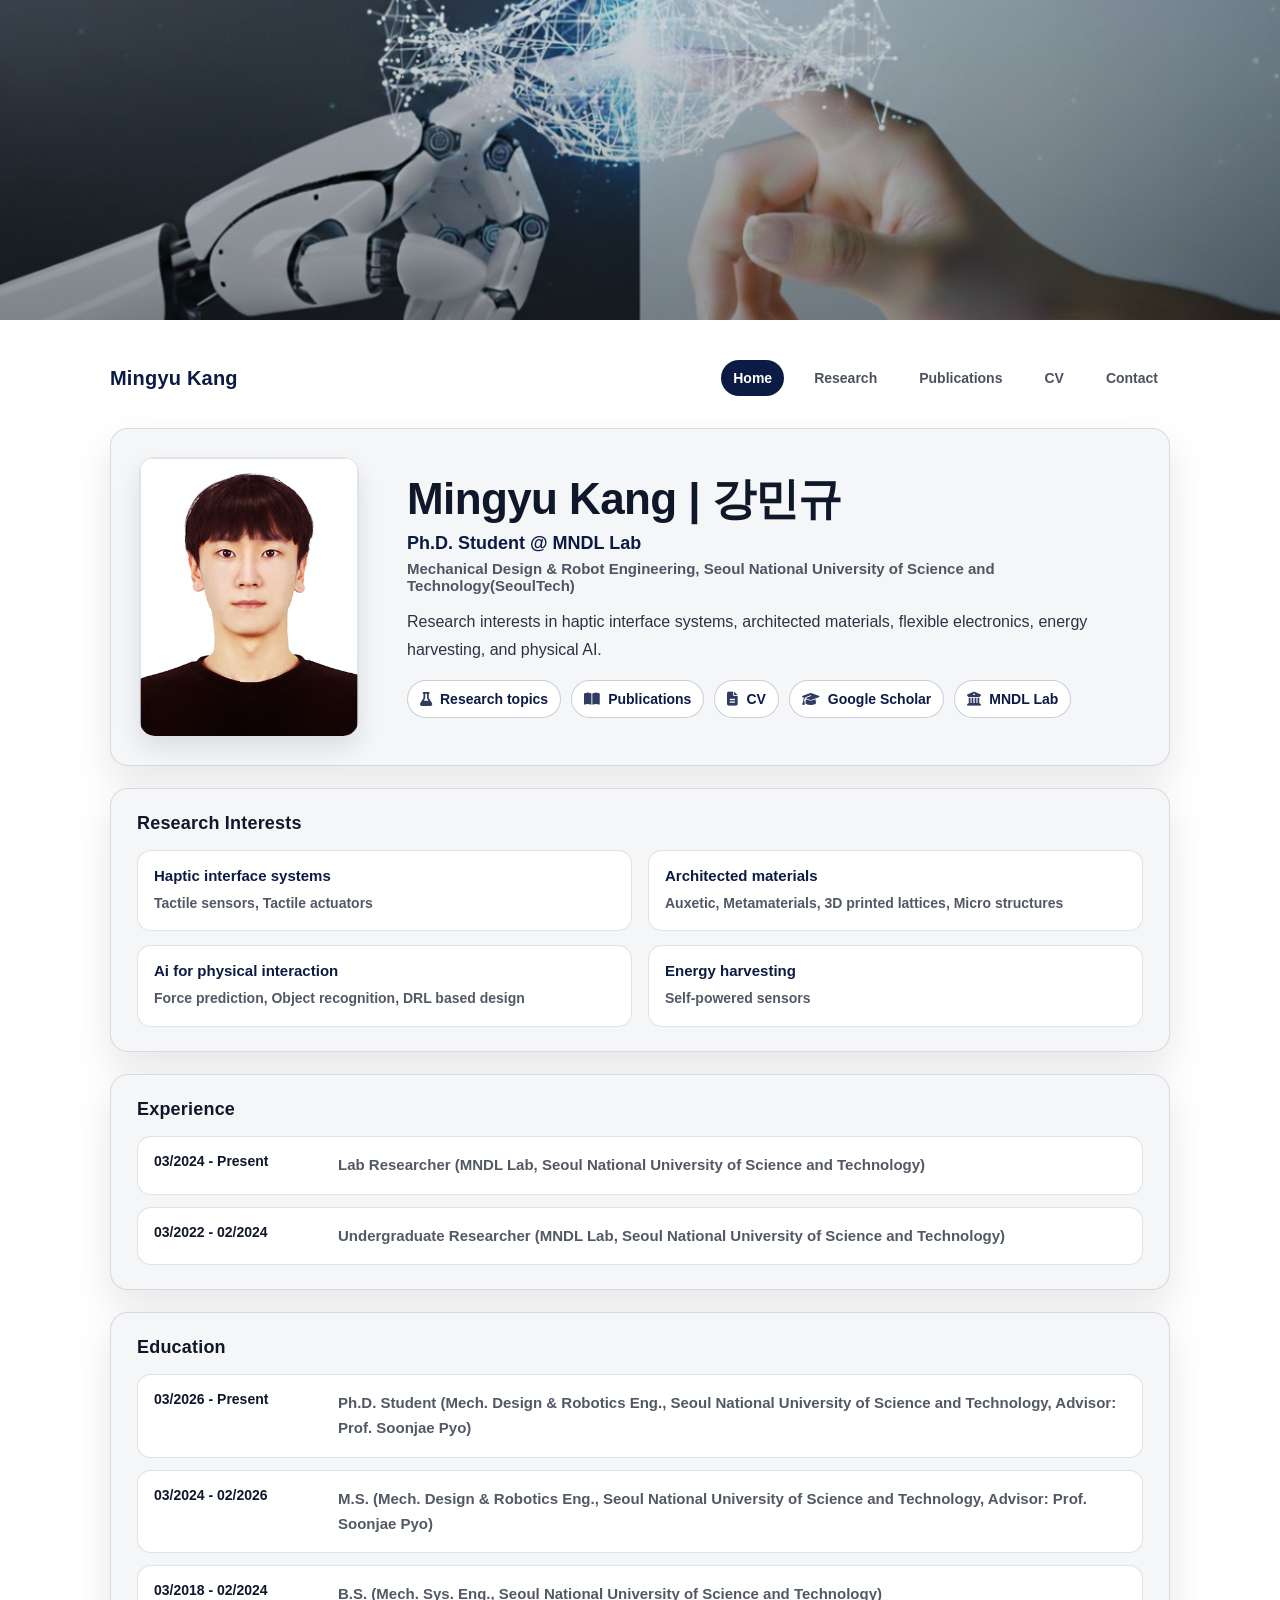
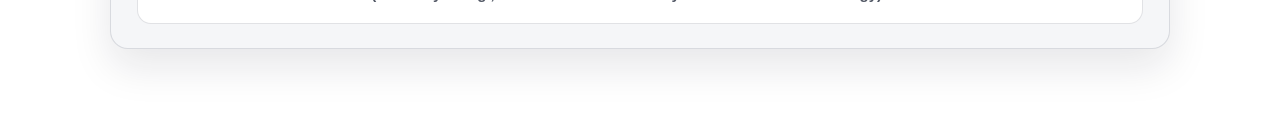
<file: index.html>
<!DOCTYPE html>
<html lang="en">
<head>
  <meta charset="UTF-8" />
  <meta name="viewport" content="width=device-width, initial-scale=1" />
  <title>Mingyu Kang</title>

  <!-- Font Awesome (icons) -->
  <link rel="stylesheet" href="https://cdnjs.cloudflare.com/ajax/libs/font-awesome/6.5.1/css/all.min.css">

  <style>
    :root{
      /* WIX-like clean navy theme */
      --bg: #FFFFFF;
      --surface: #F5F6F8;      /* section background */
      --card: #FFFFFF;         /* card background */
      --border: rgba(15, 23, 42, 0.12);

      --text: #0F172A;         /* near-black (navy-ish) */
      --muted: rgba(15, 23, 42, 0.72);

      --navy: #0B1B44;         /* main accent */
      --navy2: #0A235E;        /* hover/alt */
      --link: #0B1B44;

      --shadow: 0 18px 40px rgba(15, 23, 42, 0.10);
      --radius: 18px;
    }

    *{ box-sizing: border-box; }

    body{
      margin:0;
      font-family: Arial, sans-serif;
      color: var(--text);
      background: var(--bg);
    }

    a{ color: var(--link); text-decoration: none; }

    /* Full-width top banner */
    .top-banner{
      width:100%;
      height: 320px;
      position: relative;
      overflow: hidden;
      background: #111;
    }
    .top-banner img{
      width:100%;
      height:100%;
      object-fit: cover;
      object-position: center;
      display:block;
    }
    /* subtle overlay for readability */
    .top-banner::after{
      content:"";
      position:absolute;
      inset:0;
      background: linear-gradient(180deg, rgba(0,0,0,0.15) 0%, rgba(0,0,0,0.35) 100%);
      pointer-events:none;
    }

    .container{
      max-width: 1100px;
      margin: 0 auto;
      padding: 24px 20px 80px;
    }

    /* Top bar */
    .topbar{
      display:flex;
      align-items:center;
      justify-content:space-between;
      gap:16px;
      padding: 16px 0 18px;
    }

    .brand{
      font-size: 20px;
      letter-spacing: 0.2px;
      font-weight: 800;
      color: var(--navy);
    }

    .navbar{
      display:flex;
      gap: 18px;
      align-items:center;
      flex-wrap:wrap;
    }

    .navbar a{
      color: rgba(15,23,42,0.75);
      font-weight: 700;
      font-size: 14px;
      padding: 10px 12px;
      border-radius: 999px;
      transition: background 0.15s ease, color 0.15s ease;
    }

    .navbar a:hover{
      color: var(--navy);
      background: rgba(11, 27, 68, 0.08);
    }

    .navbar a.active{
      color: #fff;
      background: var(--navy);
    }

    /* Hero */
    .hero{
      margin-top: 14px;
      padding: 28px;
      border-radius: var(--radius);
      background: var(--surface);
      border: 1px solid var(--border);
      box-shadow: var(--shadow);
      display:grid;
      grid-template-columns: 240px 1fr;
      gap: 28px;
      align-items:center;
    }

    .avatar{
      width: 220px;
      height: 280px;
      border-radius: 16px;
      overflow:hidden;
      border: 1px solid var(--border);
      background: #fff;
      box-shadow: 0 12px 24px rgba(15, 23, 42, 0.10);
    }

    .avatar img{
      width:100%;
      height:100%;
      object-fit:cover;
      object-position: center top;
      display:block;
    }

    .name{
      font-size: 44px;
      font-weight: 900;
      margin: 0 0 10px;
      letter-spacing: -0.6px;
      line-height: 1.05;
      color: var(--text);
    }

    .role{
      font-size: 18px;
      font-weight: 900;
      margin: 0 0 6px;
      color: var(--navy);
    }

    .affil{
      font-size: 15px;
      margin: 0 0 14px;
      color: var(--muted);
      font-weight: 700;
    }

    .bio{
      font-size: 16px;
      line-height: 1.75;
      margin: 0;
      color: rgba(15,23,42,0.88);
      max-width: 820px;
    }

    .quicklinks{
      margin-top: 16px;
      display:flex;
      gap: 10px;
      flex-wrap:wrap;
    }

    .pill{
      display:inline-block;
      border: 1px solid rgba(11, 27, 68, 0.22);
      background: #fff;
      color: var(--navy);
      padding: 10px 12px;
      border-radius: 999px;
      font-weight: 800;
      font-size: 14px;
      transition: background 0.15s ease, transform 0.15s ease;
    }

    .pill:hover{
      background: rgba(11, 27, 68, 0.06);
      transform: translateY(-1px);
    }

    /* Icon tuning */
    .pill i{
      opacity: 0.85;
      margin-right: 8px;
    }

    /* Sections */
    .section{
      margin-top: 22px;
      padding: 24px 26px;
      border-radius: var(--radius);
      background: var(--surface);
      border: 1px solid var(--border);
      box-shadow: var(--shadow);
    }

    .section-title{
      margin: 0 0 16px;
      font-size: 18px;
      font-weight: 900;
      letter-spacing: 0.2px;
      color: var(--text);
    }

    /* Research interests grid */
    .rd-grid{
      display:grid;
      grid-template-columns: repeat(2, minmax(0, 1fr));
      gap: 14px 16px;
    }

    .rd-item{
      padding: 16px 16px;
      border-radius: 14px;
      background: var(--card);
      border: 1px solid var(--border);
    }

    .rd-item h3{
      margin: 0 0 8px;
      font-size: 15px;
      font-weight: 900;
      color: var(--navy);
    }

    .rd-item p{
      margin: 0;
      color: var(--muted);
      font-size: 14px;
      line-height: 1.6;
      font-weight: 600;
    }

    /* Vertical card list */
    .card-list{
      display:grid;
      grid-template-columns: 1fr;
      gap: 12px;
    }

    .card{
      padding: 16px 16px;
      border-radius: 14px;
      background: var(--card);
      border: 1px solid var(--border);
    }

    .card-row{
      display:grid;
      grid-template-columns: 170px 1fr;
      gap: 14px;
      align-items:start;
    }

    .card-date{
      font-weight: 900;
      font-size: 14px;
      color: var(--text);
      white-space: nowrap;
    }

    .card-desc{
      font-size: 15px;
      line-height: 1.65;
      color: var(--muted);
      font-weight: 650;
    }

    /* Mobile */
    @media (max-width: 860px){
      .top-banner{ height: 220px; }

      .topbar{ flex-direction: column; align-items:flex-start; }
      .hero{ grid-template-columns: 1fr; }
      .avatar{ width: 180px; height: 220px; }
      .name{ font-size: 34px; }
      .rd-grid{ grid-template-columns: 1fr; }
      .card-row{ grid-template-columns: 1fr; }
      .card-date{ margin-bottom: 6px; }
    }
  </style>
</head>

<body>

  <!-- Full-width Banner -->
  <div class="top-banner">
    <img src="assets/banner.jpg" alt="Top banner">
  </div>

  <div class="container">

    <div class="topbar">
      <a class="brand" href="index.html">Mingyu Kang</a>

      <nav class="navbar">
        <a href="index.html" class="active">Home</a>
        <a href="research.html">Research</a>
        <a href="publications.html">Publications</a>
        <a href="cv.html">CV</a>
        <a href="contact.html">Contact</a>
      </nav>
    </div>

    <!-- Hero -->
    <section class="hero">
      <div class="avatar">
        <img src="assets/profile.jpg" alt="Profile photo">
      </div>

      <div>
        <h1 class="name">Mingyu Kang | 강민규</h1>
        <div class="role">Ph.D. Student @ MNDL Lab</div>
        <div class="affil">Mechanical Design &amp; Robot Engineering, Seoul National University of Science and Technology(SeoulTech)</div>

        <p class="bio">
          Research interests in haptic interface systems, architected materials, flexible electronics, energy harvesting, and physical AI.
        </p>

        <!-- Quick links (with icons + MNDL Lab link) -->
        <div class="quicklinks">
          <a class="pill" href="research.html">
            <i class="fa-solid fa-flask"></i>Research topics
          </a>

          <a class="pill" href="publications.html">
            <i class="fa-solid fa-book-open"></i>Publications
          </a>

          <a class="pill" href="cv.html">
            <i class="fa-solid fa-file-lines"></i>CV
          </a>

          <a class="pill" href="https://scholar.google.com/citations?user=TMONlkcAAAAJ&hl=ko" target="_blank" rel="noopener noreferrer">
            <i class="fa-solid fa-graduation-cap"></i>Google Scholar
          </a>

          <!-- MNDL Lab: 여기에 실제 연구실 홈페이지 주소로 바꿔주세요 -->
          <a class="pill" href="https://sites.google.com/view/soonjaepyo/home" target="_blank" rel="noopener noreferrer">
            <i class="fa-solid fa-building-columns"></i>MNDL Lab
          </a>
        </div>
      </div>
    </section>

    <!-- Research Interests -->
    <section class="section">
      <h2 class="section-title">Research Interests</h2>

      <div class="rd-grid">
        <div class="rd-item">
          <h3>Haptic interface systems</h3>
          <p>Tactile sensors, Tactile actuators</p>
        </div>

        <div class="rd-item">
          <h3>Architected materials</h3>
          <p>Auxetic, Metamaterials, 3D printed lattices, Micro structures</p>
        </div>

        <div class="rd-item">
          <h3>Ai for physical interaction</h3>
          <p>Force prediction, Object recognition, DRL based design</p>
        </div>

        <div class="rd-item">
          <h3>Energy harvesting</h3>
          <p>Self-powered sensors</p>
        </div>
      </div>
    </section>

    <!-- Experience -->
    <section class="section">
      <h2 class="section-title">Experience</h2>

      <div class="card-list">
        <div class="card">
          <div class="card-row">
            <div class="card-date">03/2024 - Present</div>
            <div class="card-desc">Lab Researcher (MNDL Lab, Seoul National University of Science and Technology)</div>
          </div>
        </div>

        <div class="card">
          <div class="card-row">
            <div class="card-date">03/2022 - 02/2024</div>
            <div class="card-desc">Undergraduate Researcher (MNDL Lab, Seoul National University of Science and Technology)</div>
          </div>
        </div>
      </div>
    </section>

    <!-- Education -->
    <section class="section">
      <h2 class="section-title">Education</h2>

      <div class="card-list">
        <div class="card">
          <div class="card-row">
            <div class="card-date">03/2026 - Present</div>
            <div class="card-desc">Ph.D. Student (Mech. Design &amp; Robotics Eng., Seoul National University of Science and Technology, Advisor: Prof. Soonjae Pyo)</div>
          </div>
        </div>

        <div class="card">
          <div class="card-row">
            <div class="card-date">03/2024 - 02/2026</div>
            <div class="card-desc">M.S. (Mech. Design &amp; Robotics Eng., Seoul National University of Science and Technology, Advisor: Prof. Soonjae Pyo)</div>
          </div>
        </div>

        <div class="card">
          <div class="card-row">
            <div class="card-date">03/2018 - 02/2024</div>
            <div class="card-desc">B.S. (Mech. Sys. Eng., Seoul National University of Science and Technology)</div>
          </div>
        </div>
      </div>
    </section>

  </div>
</body>
</html>
</file>
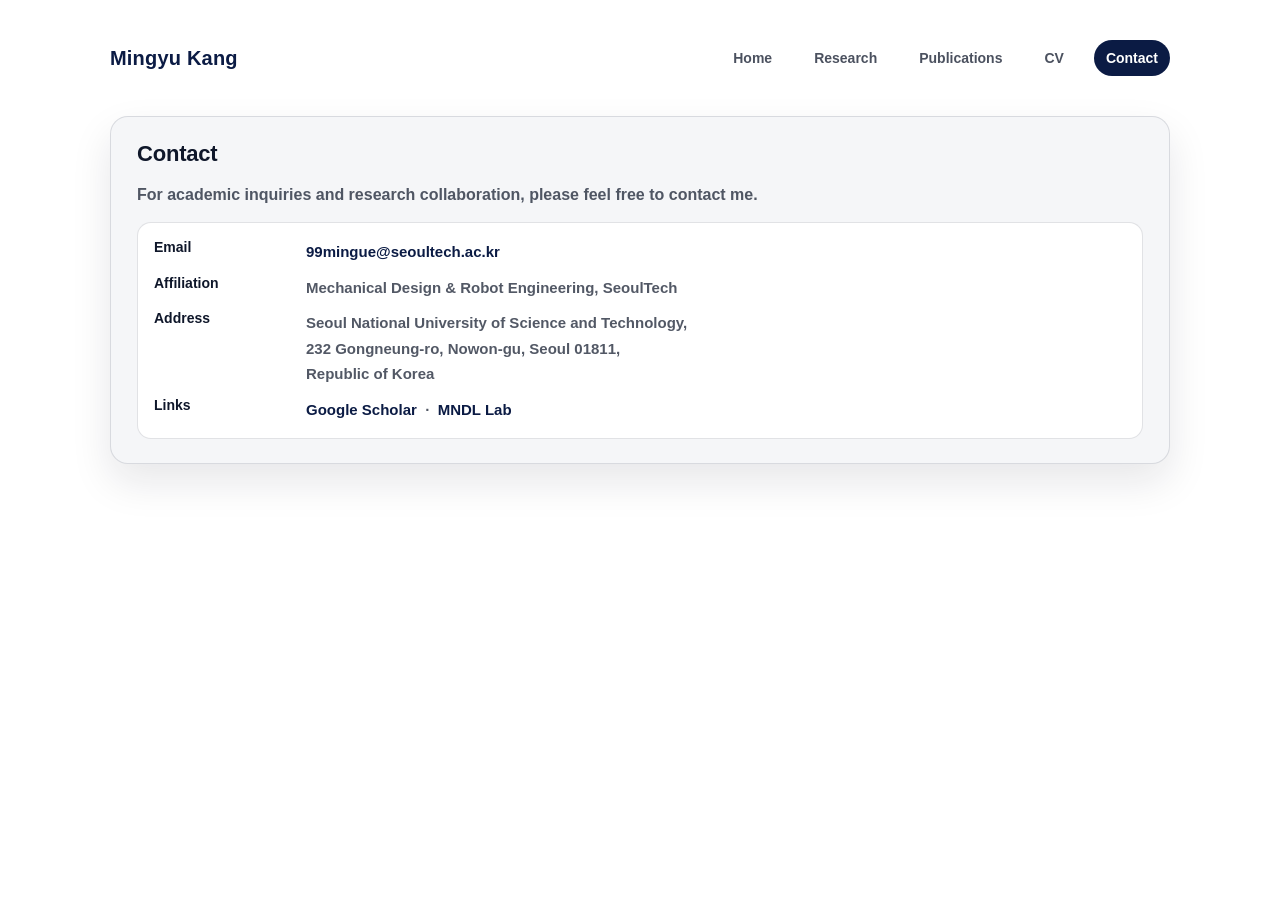
<file: contact.html>
<!DOCTYPE html>
<html lang="en">
<head>
  <meta charset="UTF-8" />
  <meta name="viewport" content="width=device-width, initial-scale=1" />
  <title>Mingyu Kang | Contact</title>

  <style>
    :root{
      --bg: #FFFFFF;
      --surface: #F5F6F8;
      --card: #FFFFFF;
      --border: rgba(15, 23, 42, 0.12);

      --text: #0F172A;
      --muted: rgba(15, 23, 42, 0.72);

      --navy: #0B1B44;
      --navy2: #0A235E;
      --link: #0B1B44;

      --shadow: 0 18px 40px rgba(15, 23, 42, 0.10);
      --radius: 18px;
    }

    *{ box-sizing: border-box; }

    body{
      margin:0;
      font-family: Arial, sans-serif;
      color: var(--text);
      background: var(--bg);
    }

    a{ color: var(--link); text-decoration: none; }

    .container{
      max-width: 1100px;
      margin: 0 auto;
      padding: 24px 20px 80px;
    }

    .topbar{
      display:flex;
      align-items:center;
      justify-content:space-between;
      gap:16px;
      padding: 16px 0 18px;
    }

    .brand{
      font-size: 20px;
      letter-spacing: 0.2px;
      font-weight: 800;
      color: var(--navy);
    }

    .navbar{
      display:flex;
      gap: 18px;
      align-items:center;
      flex-wrap:wrap;
    }

    .navbar a{
      color: rgba(15,23,42,0.75);
      font-weight: 700;
      font-size: 14px;
      padding: 10px 12px;
      border-radius: 999px;
      transition: background 0.15s ease, color 0.15s ease;
    }

    .navbar a:hover{
      color: var(--navy);
      background: rgba(11, 27, 68, 0.08);
    }

    .navbar a.active{
      color: #fff;
      background: var(--navy);
    }

    .section{
      margin-top: 22px;
      padding: 24px 26px;
      border-radius: var(--radius);
      background: var(--surface);
      border: 1px solid var(--border);
      box-shadow: var(--shadow);
    }

    .section-title{
      margin: 0 0 14px;
      font-size: 22px;
      font-weight: 900;
      letter-spacing: -0.2px;
      color: var(--text);
    }

    .lead{
      margin: 0 0 14px;
      color: var(--muted);
      font-weight: 650;
      line-height: 1.7;
    }

    .card{
      padding: 16px 16px;
      border-radius: 14px;
      background: var(--card);
      border: 1px solid var(--border);
    }

    .row{
      display: grid;
      grid-template-columns: 140px 1fr;
      gap: 12px;
      align-items: start;
    }

    .label{
      font-weight: 900;
      color: var(--text);
      font-size: 14px;
      white-space: nowrap;
    }

    .value{
      color: var(--muted);
      font-weight: 650;
      font-size: 15px;
      line-height: 1.7;
    }

    @media (max-width: 860px){
      .topbar{ flex-direction: column; align-items:flex-start; }
      .row{ grid-template-columns: 1fr; }
      .label{ margin-bottom: 4px; }
    }
  </style>
</head>

<body>
  <div class="container">

    <div class="topbar">
      <a class="brand" href="index.html">Mingyu Kang</a>

      <nav class="navbar">
        <a href="index.html">Home</a>
        <a href="research.html">Research</a>
        <a href="publications.html">Publications</a>
        <a href="cv.html">CV</a>
        <a href="contact.html" class="active">Contact</a>
      </nav>
    </div>

    <section class="section">
      <h1 class="section-title">Contact</h1>
      <p class="lead">
        For academic inquiries and research collaboration, please feel free to contact me.
      </p>

      <div class="card">
        <div class="row">
          <div class="label">Email</div>
          <div class="value">
            <a href="mailto:99mingue@seoultech.ac.kr">99mingue@seoultech.ac.kr</a>
          </div>
        </div>

        <div style="height:10px;"></div>

        <div class="row">
          <div class="label">Affiliation</div>
          <div class="value">
            Mechanical Design &amp; Robot Engineering, SeoulTech
          </div>
        </div>

        <div style="height:10px;"></div>

        <div class="row">
          <div class="label">Address</div>
          <div class="value">
            Seoul National University of Science and Technology,<br>
            232 Gongneung-ro, Nowon-gu, Seoul 01811,<br>
            Republic of Korea
          </div>
        </div>

        <div style="height:10px;"></div>

        <div class="row">
          <div class="label">Links</div>
          <div class="value">
            <a href="https://scholar.google.com/citations?user=TMONlkcAAAAJ&hl=ko"
               target="_blank" rel="noopener noreferrer">
              Google Scholar
            </a>
            &nbsp;·&nbsp;
            <a href="https://sites.google.com/view/soonjaepyo/home"
               target="_blank" rel="noopener noreferrer">
              MNDL Lab
            </a>
          </div>
        </div>
      </div>
    </section>

  </div>
</body>
</html>
</file>
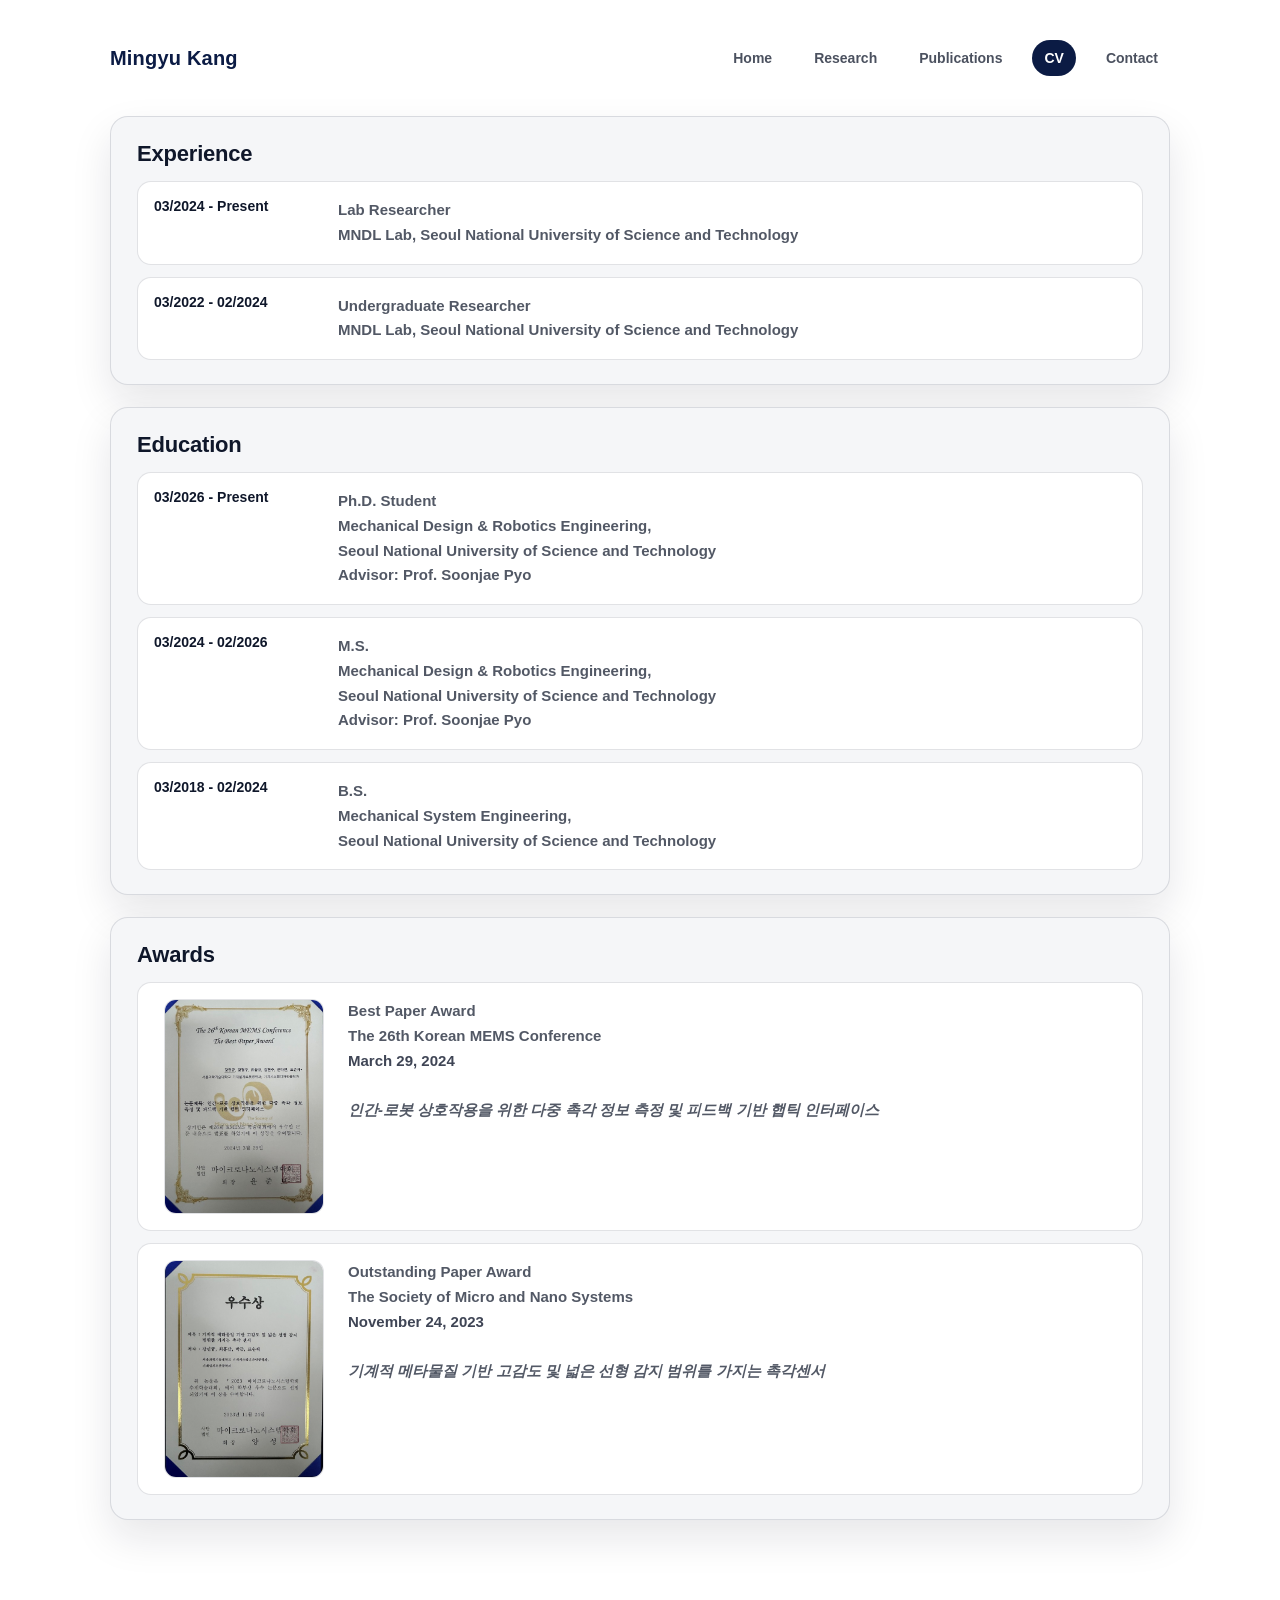
<file: cv.html>
<!DOCTYPE html>
<html lang="en">
<head>
  <meta charset="UTF-8" />
  <meta name="viewport" content="width=device-width, initial-scale=1" />
  <title>Mingyu Kang | CV</title>

  <style>
    :root{
      --bg: #FFFFFF;
      --surface: #F5F6F8;
      --card: #FFFFFF;
      --border: rgba(15, 23, 42, 0.12);

      --text: #0F172A;
      --muted: rgba(15, 23, 42, 0.72);

      --navy: #0B1B44;
      --navy2: #0A235E;
      --link: #0B1B44;

      --shadow: 0 18px 40px rgba(15, 23, 42, 0.10);
      --radius: 18px;
    }

    *{ box-sizing: border-box; }

    body{
      margin:0;
      font-family: Arial, sans-serif;
      color: var(--text);
      background: var(--bg);
    }

    a{ color: var(--link); text-decoration: none; }

    .container{
      max-width: 1100px;
      margin: 0 auto;
      padding: 24px 20px 80px;
    }

    .topbar{
      display:flex;
      align-items:center;
      justify-content:space-between;
      gap:16px;
      padding: 16px 0 18px;
    }

    .brand{
      font-size: 20px;
      letter-spacing: 0.2px;
      font-weight: 800;
      color: var(--navy);
    }

    .navbar{
      display:flex;
      gap: 18px;
      align-items:center;
      flex-wrap:wrap;
    }

    .navbar a{
      color: rgba(15,23,42,0.75);
      font-weight: 700;
      font-size: 14px;
      padding: 10px 12px;
      border-radius: 999px;
      transition: background 0.15s ease, color 0.15s ease;
    }

    .navbar a:hover{
      color: var(--navy);
      background: rgba(11, 27, 68, 0.08);
    }

    .navbar a.active{
      color: #fff;
      background: var(--navy);
    }

    .section{
      margin-top: 22px;
      padding: 24px 26px;
      border-radius: var(--radius);
      background: var(--surface);
      border: 1px solid var(--border);
      box-shadow: var(--shadow);
    }

    .section-title{
      margin: 0 0 14px;
      font-size: 22px;
      font-weight: 900;
      letter-spacing: -0.2px;
      color: var(--text);
    }

    /* Card list */
    .card-list{
      display:grid;
      grid-template-columns: 1fr;
      gap: 12px;
    }

    .card{
      padding: 16px 16px;
      border-radius: 14px;
      background: var(--card);
      border: 1px solid var(--border);
    }

    .card-row{
      display:grid;
      grid-template-columns: 170px 1fr;
      gap: 14px;
      align-items:start;
    }

    .card-date{
      font-weight: 900;
      font-size: 14px;
      color: var(--text);
      white-space: nowrap;
    }

    .card-desc{
      font-size: 15px;
      line-height: 1.65;
      color: var(--muted);
      font-weight: 650;
    }

    @media (max-width: 860px){
      .topbar{ flex-direction: column; align-items:flex-start; }
      .card-row{ grid-template-columns: 1fr; }
      .card-date{ margin-bottom: 6px; }
    }
  </style>
</head>

<body>
  <div class="container">

    <div class="topbar">
      <a class="brand" href="index.html">Mingyu Kang</a>

      <nav class="navbar">
        <a href="index.html">Home</a>
        <a href="research.html">Research</a>
        <a href="publications.html">Publications</a>
        <a href="cv.html" class="active">CV</a>
        <a href="contact.html">Contact</a>
      </nav>
    </div>

    <!-- Experience -->
    <section class="section">
      <h1 class="section-title">Experience</h1>

      <div class="card-list">
        <div class="card">
          <div class="card-row">
            <div class="card-date">03/2024 - Present</div>
            <div class="card-desc">
              <strong>Lab Researcher</strong><br>
              MNDL Lab, Seoul National University of Science and Technology
            </div>
          </div>
        </div>

        <div class="card">
          <div class="card-row">
            <div class="card-date">03/2022 - 02/2024</div>
            <div class="card-desc">
              <strong>Undergraduate Researcher</strong><br>
              MNDL Lab, Seoul National University of Science and Technology
            </div>
          </div>
        </div>
      </div>
    </section>

    <!-- Education -->
    <section class="section">
      <h1 class="section-title">Education</h1>

      <div class="card-list">
        <div class="card">
          <div class="card-row">
            <div class="card-date">03/2026 - Present</div>
            <div class="card-desc">
              <strong>Ph.D. Student</strong><br>
              Mechanical Design &amp; Robotics Engineering,<br>
              Seoul National University of Science and Technology<br>
              Advisor: Prof. Soonjae Pyo
            </div>
          </div>
        </div>

        <div class="card">
          <div class="card-row">
            <div class="card-date">03/2024 - 02/2026</div>
            <div class="card-desc">
              <strong>M.S.</strong><br>
              Mechanical Design &amp; Robotics Engineering,<br>
              Seoul National University of Science and Technology<br>
              Advisor: Prof. Soonjae Pyo
            </div>
          </div>
        </div>

        <div class="card">
          <div class="card-row">
            <div class="card-date">03/2018 - 02/2024</div>
            <div class="card-desc">
              <strong>B.S.</strong><br>
              Mechanical System Engineering,<br>
              Seoul National University of Science and Technology
            </div>
          </div>
        </div>
      </div>
    </section>

    <!-- Awards -->
    <section class="section">
      <h1 class="section-title">Awards</h1>

      <div class="card-list">

        <!-- Award 1 -->
        <div class="card">
          <div class="card-row" style="grid-template-columns: 180px 1fr;">

            <!-- Left: Award image (NO CROP) -->
            <div style="display:flex; align-items:center; justify-content:center;">
              <img src="assets/awards/award_memes_2024.jpg"
                   alt="Best Paper Award Certificate"
                   style="
                     max-width:160px;
                     max-height:220px;
                     width:100%;
                     height:auto;
                     object-fit:contain;
                     border-radius:12px;
                     border:1px solid var(--border);
                     background:#fff;
                   ">
            </div>

            <!-- Right: Text -->
            <div class="card-desc">
              <strong>Best Paper Award</strong><br>
              The 26th Korean MEMS Conference<br>
              <span style="color:rgba(15,23,42,0.8); font-weight:700;">March 29, 2024</span><br><br>

              <em>
                인간-로봇 상호작용을 위한 다중 촉각 정보 측정 및 피드백 기반 햅틱 인터페이스
              </em>
            </div>

          </div>
        </div>

        <!-- Award 2 -->
        <div class="card">
          <div class="card-row" style="grid-template-columns: 180px 1fr;">

            <!-- Left: Award image (NO CROP) -->
            <div style="display:flex; align-items:center; justify-content:center;">
              <img src="assets/awards/award_ksme_2023.jpg"
                   alt="Outstanding Paper Award Certificate"
                   style="
                     max-width:160px;
                     max-height:220px;
                     width:100%;
                     height:auto;
                     object-fit:contain;
                     border-radius:12px;
                     border:1px solid var(--border);
                     background:#fff;
                   ">
            </div>

            <!-- Right: Text -->
            <div class="card-desc">
              <strong>Outstanding Paper Award</strong><br>
              The Society of Micro and Nano Systems<br>
              <span style="color:rgba(15,23,42,0.8); font-weight:700;">November 24, 2023</span><br><br>

              <em>
                기계적 메타물질 기반 고감도 및 넓은 선형 감지 범위를 가지는 촉각센서
              </em>
            </div>

          </div>
        </div>

      </div>
    </section>

  </div>
</body>
</html>
</file>
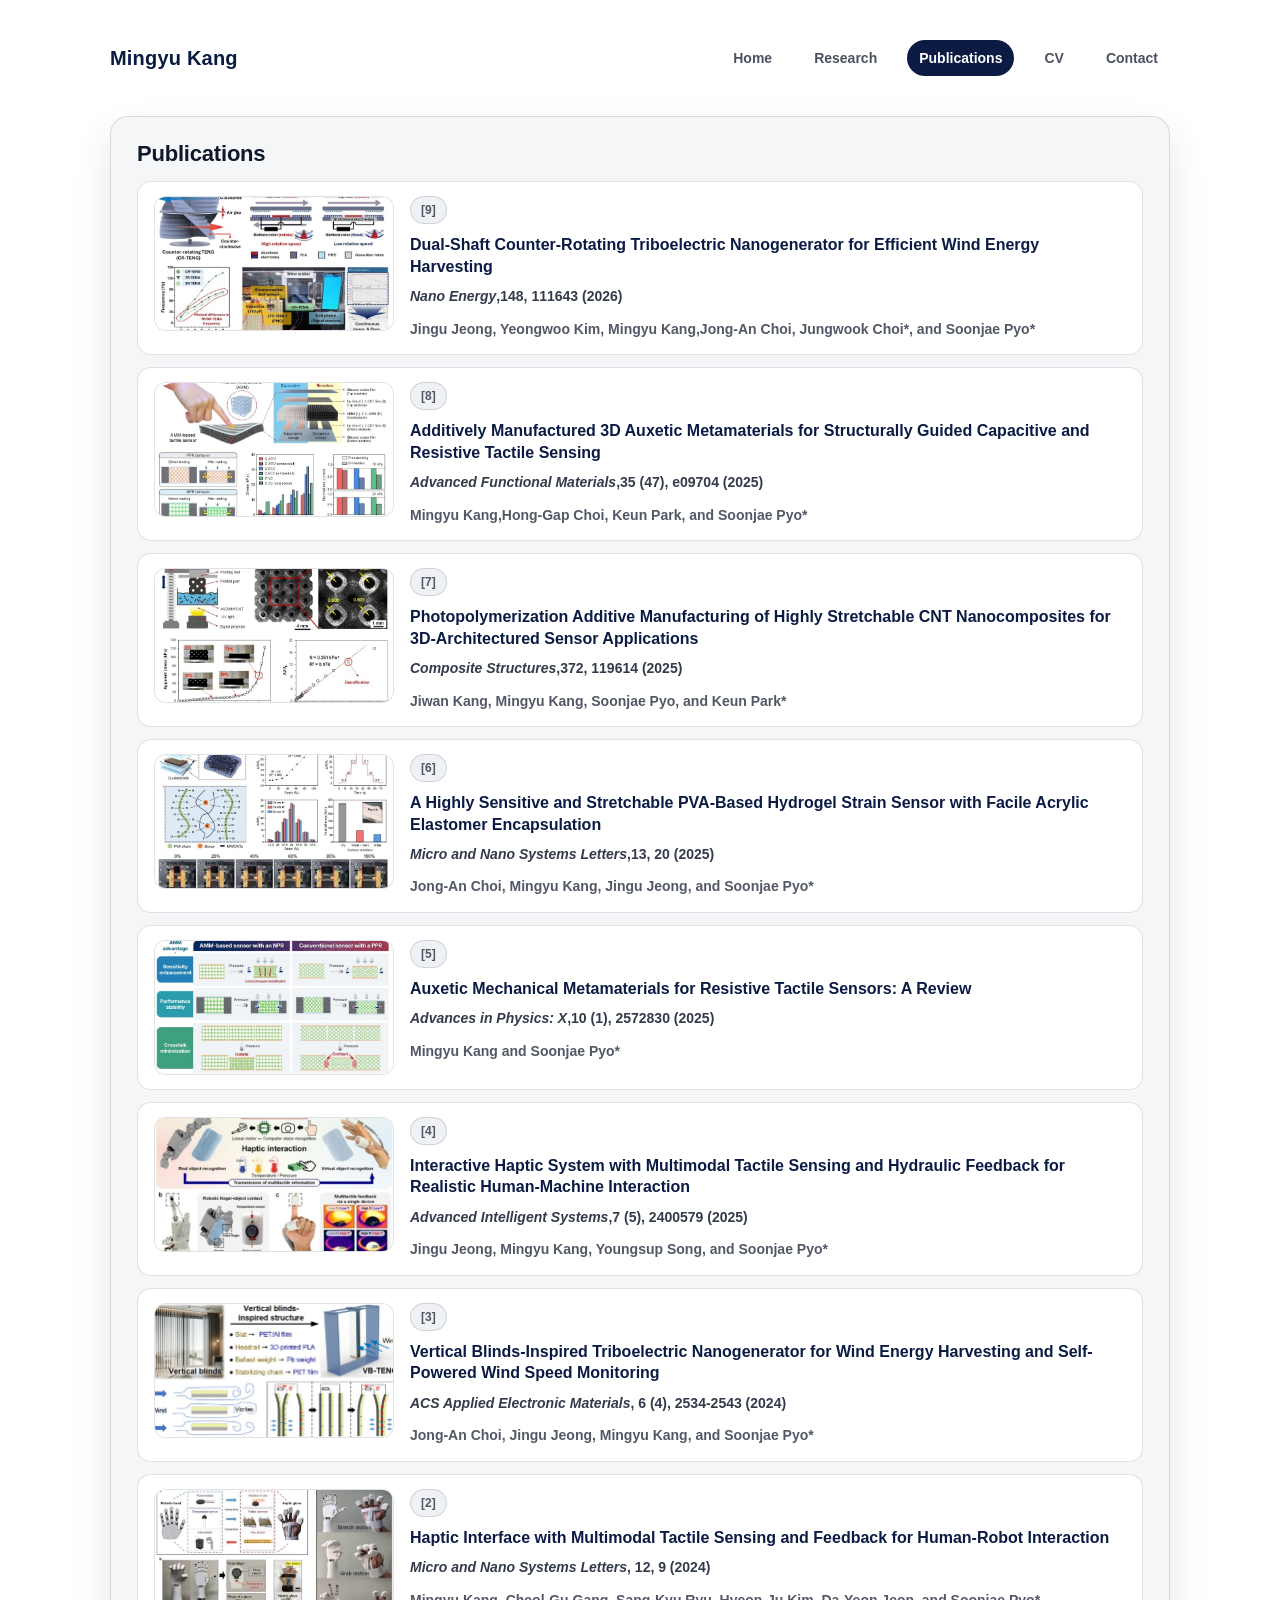
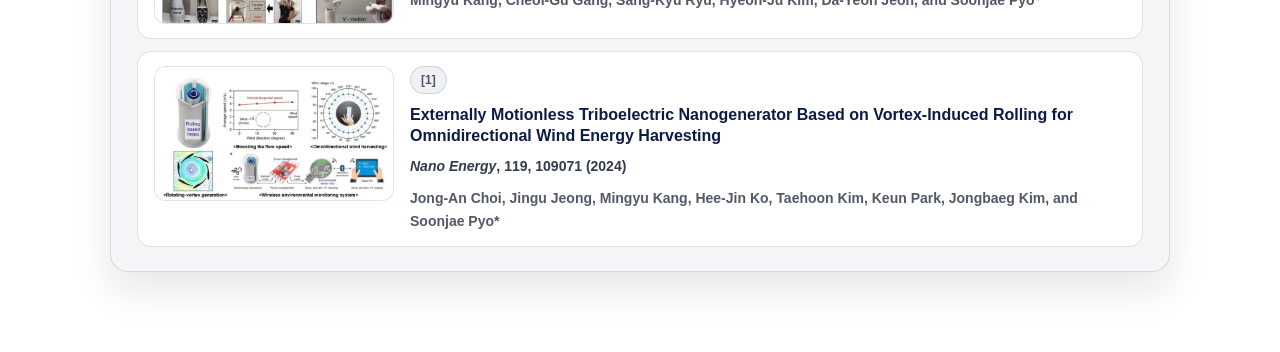
<file: publications.html>
<!DOCTYPE html>
<html lang="en">
<head>
  <meta charset="UTF-8" />
  <meta name="viewport" content="width=device-width, initial-scale=1" />
  <title>Mingyu Kang | Publications</title>

  <style>
    :root{
      --bg: #FFFFFF;
      --surface: #F5F6F8;
      --card: #FFFFFF;
      --border: rgba(15, 23, 42, 0.12);

      --text: #0F172A;
      --muted: rgba(15, 23, 42, 0.72);

      --navy: #0B1B44;
      --navy2: #0A235E;
      --link: #0B1B44;

      --shadow: 0 18px 40px rgba(15, 23, 42, 0.10);
      --radius: 18px;
    }

    *{ box-sizing: border-box; }

    body{
      margin:0;
      font-family: Arial, sans-serif;
      color: var(--text);
      background: var(--bg);
    }

    a{ color: var(--link); text-decoration: none; }
    a:hover{ color: var(--navy2); }

    .container{
      max-width: 1100px;
      margin: 0 auto;
      padding: 24px 20px 80px;
    }

    .topbar{
      display:flex;
      align-items:center;
      justify-content:space-between;
      gap:16px;
      padding: 16px 0 18px;
    }

    .brand{
      font-size: 20px;
      letter-spacing: 0.2px;
      font-weight: 800;
      color: var(--navy);
    }

    .navbar{
      display:flex;
      gap: 18px;
      align-items:center;
      flex-wrap:wrap;
    }

    .navbar a{
      color: rgba(15,23,42,0.75);
      font-weight: 700;
      font-size: 14px;
      padding: 10px 12px;
      border-radius: 999px;
      transition: background 0.15s ease, color 0.15s ease;
    }

    .navbar a:hover{
      color: var(--navy);
      background: rgba(11, 27, 68, 0.08);
    }

    .navbar a.active{
      color: #fff;
      background: var(--navy);
    }

    .section{
      margin-top: 22px;
      padding: 24px 26px;
      border-radius: var(--radius);
      background: var(--surface);
      border: 1px solid var(--border);
      box-shadow: var(--shadow);
    }

    .section-title{
      margin: 0 0 14px;
      font-size: 22px;
      font-weight: 900;
      letter-spacing: -0.2px;
      color: var(--text);
    }

    .pub-list{
      display: grid;
      grid-template-columns: 1fr;
      gap: 12px;
      margin-top: 14px;
    }

    /* Publication card */
    .pub{
      background: var(--card);
      border: 1px solid var(--border);
      border-radius: 14px;
      padding: 14px 16px;
    }

    .pub-grid{
      display:grid;
      grid-template-columns: 240px 1fr;
      gap: 16px;
      align-items: start;
    }

    .pub-figure{
      width: 100%;
      aspect-ratio: 16 / 9;
      border-radius: 12px;
      overflow: hidden;
      border: 1px solid var(--border);
      background: #fff;
    }

    .pub-figure img{
      width:100%;
      height:100%;
      object-fit: cover;
      display:block;
    }

    .pub-text .badge{
      display:inline-block;
      font-weight: 900;
      font-size: 12px;
      color: rgba(15,23,42,0.70);
      background: rgba(11, 27, 68, 0.06);
      border: 1px solid rgba(11, 27, 68, 0.14);
      padding: 6px 10px;
      border-radius: 999px;
      margin-bottom: 10px;
    }

    .pub-text .title{
      margin: 0 0 8px;
      font-weight: 900;
      color: var(--navy);
      font-size: 16px;
      line-height: 1.35;
    }

    .pub-text .venue{
      margin: 0 0 10px;
      color: rgba(15,23,42,0.85);
      font-size: 14px;
      line-height: 1.6;
      font-weight: 700;
    }

    .pub-text .authors{
      margin: 0;
      color: var(--muted);
      font-size: 14px;
      line-height: 1.6;
      font-weight: 650;
    }

    @media (max-width: 860px){
      .topbar{ flex-direction: column; align-items:flex-start; }
      .pub-grid{ grid-template-columns: 1fr; }
    }
  </style>
</head>

<body>
  <div class="container">

    <div class="topbar">
      <a class="brand" href="index.html">Mingyu Kang</a>

      <nav class="navbar">
        <a href="index.html">Home</a>
        <a href="research.html">Research</a>
        <a href="publications.html" class="active">Publications</a>
        <a href="cv.html">CV</a>
        <a href="contact.html">Contact</a>
      </nav>
    </div>

    <section class="section">
      <h1 class="section-title">Publications</h1>

      <div class="pub-list">


          <!-- Publication item -->
        <div class="pub">
          <div class="pub-grid">

            <!-- Representative image -->
            <div class="pub-figure">
              <img src="assets/pubs/dualteng.jpg" alt="Representative figure">
            </div>

            <!-- Text -->
            <div class="pub-text">
              <div class="badge">[9]</div>

              <p class="title">
                <a href="https://www.sciencedirect.com/science/article/pii/S221128552501002X?via%3Dihub"
                   target="_blank" rel="noopener noreferrer">
                Dual-Shaft Counter-Rotating Triboelectric Nanogenerator for Efficient Wind Energy Harvesting
                </a>
              </p>

              <p class="venue"><em>Nano Energy</em>,148, 111643 (2026)   </p>

              <p class="authors">
                Jingu Jeong, Yeongwoo Kim, <strong>Mingyu Kang</strong>,Jong-An Choi, Jungwook Choi*, and Soonjae Pyo* 
              </p>
            </div>

          </div>
        </div>

        <!-- Publication item -->
        <div class="pub">
          <div class="pub-grid">

            <!-- Representative image -->
            <div class="pub-figure">
              <img src="assets/pubs/AMMAFM.jpg" alt="Representative figure">
            </div>

            <!-- Text -->
            <div class="pub-text">
              <div class="badge">[8]</div>

              <p class="title">
                <a href="https://advanced.onlinelibrary.wiley.com/doi/10.1002/adfm.202509704"
                   target="_blank" rel="noopener noreferrer">
                Additively Manufactured 3D Auxetic Metamaterials for Structurally Guided Capacitive and Resistive Tactile Sensing
                </a>
              </p>

              <p class="venue"><em>Advanced Functional Materials</em>,35 (47), e09704 (2025)  </p>

              <p class="authors">
                <strong>Mingyu Kang</strong>,Hong-Gap Choi, Keun Park, and Soonjae Pyo*
              </p>
            </div>

          </div>
        </div>

        
          <!-- Publication item -->
        <div class="pub">
          <div class="pub-grid">

            <!-- Representative image -->
            <div class="pub-figure">
              <img src="assets/pubs/CNT3Dsensor.jpg" alt="Representative figure">
            </div>

            <!-- Text -->
            <div class="pub-text">
              <div class="badge">[7]</div>

              <p class="title">
                <a href="https://www.sciencedirect.com/science/article/pii/S0263822325007792?via%3Dihub"
                   target="_blank" rel="noopener noreferrer">
                Photopolymerization Additive Manufacturing of Highly Stretchable CNT Nanocomposites for 3D-Architectured Sensor Applications
                </a>
              </p>

              <p class="venue"><em>Composite Structures</em>,372, 119614 (2025) </p>

              <p class="authors">
               Jiwan Kang, <strong>Mingyu Kang</strong>, Soonjae Pyo, and Keun Park* 
              </p>
            </div>

          </div>
        </div>

        

        <!-- Publication item -->
        <div class="pub">
          <div class="pub-grid">

            <!-- Representative image -->
            <div class="pub-figure">
              <img src="assets/pubs/hydrogelsensor.jpg" alt="Representative figure">
            </div>

            <!-- Text -->
            <div class="pub-text">
              <div class="badge">[6]</div>

              <p class="title">
                <a href="https://link.springer.com/article/10.1186/s40486-025-00239-z"
                   target="_blank" rel="noopener noreferrer">
                A Highly Sensitive and Stretchable PVA-Based Hydrogel Strain Sensor with Facile Acrylic Elastomer Encapsulation
                </a>
              </p>

              <p class="venue"><em>Micro and Nano Systems Letters</em>,13, 20 (2025) </p>

              <p class="authors">
               Jong-An Choi, <strong>Mingyu Kang</strong>, Jingu Jeong, and Soonjae Pyo*
              </p>
            </div>

          </div>
        </div>

        
        
        <!-- Publication item -->
        <div class="pub">
          <div class="pub-grid">

            <!-- Representative image -->
            <div class="pub-figure">
              <img src="assets/pubs/ammreview.jpg" alt="Representative figure">
            </div>

            <!-- Text -->
            <div class="pub-text">
              <div class="badge">[5]</div>

              <p class="title">
                <a href="https://www.tandfonline.com/doi/full/10.1080/23746149.2025.2572830"
                   target="_blank" rel="noopener noreferrer">
                Auxetic Mechanical Metamaterials for Resistive Tactile Sensors: A Review
                </a>
              </p>

              <p class="venue"><em>Advances in Physics: X</em>,10 (1), 2572830 (2025) </p>

              <p class="authors">
               <strong>Mingyu Kang</strong> and Soonjae Pyo* 
              </p>
            </div>

          </div>
        </div>

        


        <!-- Publication item -->
        <div class="pub">
          <div class="pub-grid">

            <!-- Representative image -->
            <div class="pub-figure">
              <img src="assets/pubs/haptic2025.jpg" alt="Representative figure">
            </div>

            <!-- Text -->
            <div class="pub-text">
              <div class="badge">[4]</div>

              <p class="title">
                <a href="https://advanced.onlinelibrary.wiley.com/doi/full/10.1002/aisy.202400578"
                   target="_blank" rel="noopener noreferrer">
                 Interactive Haptic System with Multimodal Tactile Sensing and Hydraulic Feedback for Realistic Human-Machine Interaction
                </a>
              </p>

              <p class="venue"><em>Advanced Intelligent Systems</em>,7 (5), 2400579 (2025) </p>

              <p class="authors">
                 Jingu Jeong, <strong>Mingyu Kang</strong>, Youngsup Song, and Soonjae Pyo* 
              </p>
            </div>

          </div>
        </div>

        
        <!-- Publication item -->
        <div class="pub">
          <div class="pub-grid">

            <!-- Representative image -->
            <div class="pub-figure">
              <img src="assets/pubs/vertiteng.jpg" alt="Representative figure">
            </div>

            <!-- Text -->
            <div class="pub-text">
              <div class="badge">[3]</div>

              <p class="title">
                <a href="https://pubs.acs.org/doi/full/10.1021/acsaelm.4c00175"
                   target="_blank" rel="noopener noreferrer">
                  Vertical Blinds-Inspired Triboelectric Nanogenerator for Wind Energy Harvesting and Self-Powered Wind Speed Monitoring
                </a>
              </p>

              <p class="venue"><em>ACS Applied Electronic Materials</em>, 6 (4), 2534-2543 (2024) </p>

              <p class="authors">
                 Jong-An Choi, Jingu Jeong, <strong>Mingyu Kang</strong>, and Soonjae Pyo* 
              </p>
            </div>

          </div>
        </div>

        
        <!-- Publication item -->
        <div class="pub">
          <div class="pub-grid">

            <!-- Representative image -->
            <div class="pub-figure">
              <img src="assets/pubs/haptic2024.jpg" alt="Representative figure">
            </div>

            <!-- Text -->
            <div class="pub-text">
              <div class="badge">[2]</div>

              <p class="title">
                <a href="https://link.springer.com/article/10.1186/s40486-024-00199-w"
                   target="_blank" rel="noopener noreferrer">
                  Haptic Interface with Multimodal Tactile Sensing and Feedback for Human-Robot Interaction
                </a>
              </p>

              <p class="venue"><em>Micro and Nano Systems Letters</em>, 12,  9 (2024)</p>

              <p class="authors">
                 <strong>Mingyu Kang</strong>, Cheol-Gu Gang, Sang-Kyu Ryu, Hyeon-Ju Kim, Da-Yeon Jeon, and Soonjae Pyo*   
              </p>
            </div>

          </div>
        </div>

        
        <!-- Publication item -->
        <div class="pub">
          <div class="pub-grid">

            <!-- Representative image -->
            <div class="pub-figure">
              <img src="assets/pubs/teng2024.jpg" alt="Representative figure">
            </div>

            <!-- Text -->
            <div class="pub-text">
              <div class="badge">[1]</div>

              <p class="title">
                <a href="https://doi.org/10.1016/j.nanoen.2023.109071"
                   target="_blank" rel="noopener noreferrer">
                  Externally Motionless Triboelectric Nanogenerator Based on Vortex-Induced Rolling for Omnidirectional Wind Energy Harvesting
                </a>
              </p>

              <p class="venue"><em>Nano Energy</em>, 119, 109071 (2024)</p>

              <p class="authors">
                Jong-An Choi, Jingu Jeong, <strong>Mingyu Kang</strong>, Hee-Jin Ko,
                Taehoon Kim, Keun Park, Jongbaeg Kim, and Soonjae Pyo*
              </p>
            </div>

          </div>
        </div>

        
      </div>
    </section>

  </div>
</body>
</html>
</file>
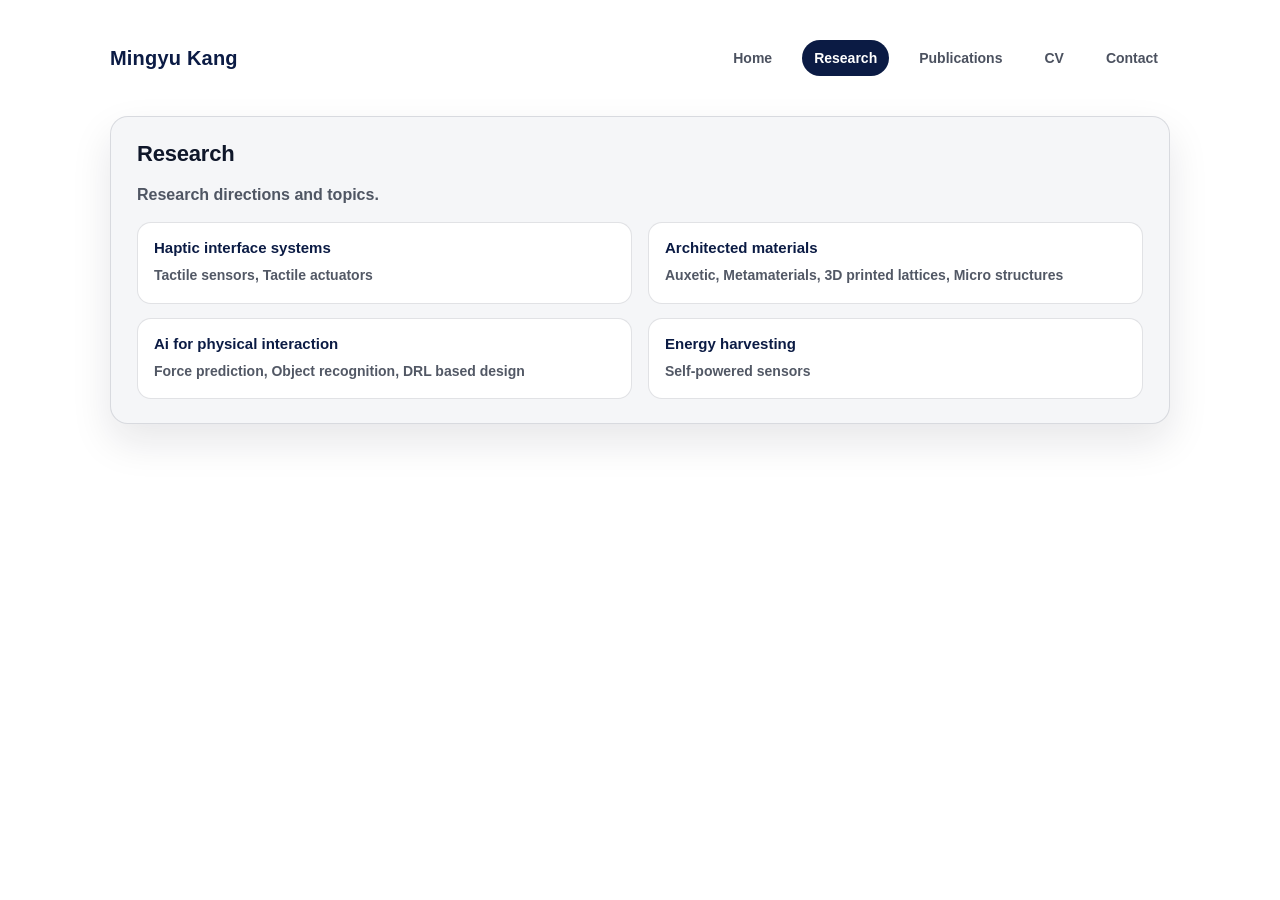
<file: research.html>
<!DOCTYPE html>
<html lang="en">
<head>
  <meta charset="UTF-8" />
  <meta name="viewport" content="width=device-width, initial-scale=1" />
  <title>Mingyu Kang | Research</title>

  <style>
    :root{
      /* WIX-like clean navy theme */
      --bg: #FFFFFF;
      --surface: #F5F6F8;      /* section background */
      --card: #FFFFFF;         /* card background */
      --border: rgba(15, 23, 42, 0.12);

      --text: #0F172A;         /* near-black (navy-ish) */
      --muted: rgba(15, 23, 42, 0.72);

      --navy: #0B1B44;         /* main accent */
      --navy2: #0A235E;        /* hover/alt */
      --link: #0B1B44;

      --shadow: 0 18px 40px rgba(15, 23, 42, 0.10);
      --radius: 18px;
    }

    *{ box-sizing: border-box; }

    body{
      margin:0;
      font-family: Arial, sans-serif;
      color: var(--text);
      background: var(--bg);
    }

    a{ color: var(--link); text-decoration: none; }

    .container{
      max-width: 1100px;
      margin: 0 auto;
      padding: 24px 20px 80px;
    }

    /* Top bar */
    .topbar{
      display:flex;
      align-items:center;
      justify-content:space-between;
      gap:16px;
      padding: 16px 0 18px;
    }

    .brand{
      font-size: 20px;
      letter-spacing: 0.2px;
      font-weight: 800;
      color: var(--navy);
    }

    .navbar{
      display:flex;
      gap: 18px;
      align-items:center;
      flex-wrap:wrap;
    }

    .navbar a{
      color: rgba(15,23,42,0.75);
      font-weight: 700;
      font-size: 14px;
      padding: 10px 12px;
      border-radius: 999px;
      transition: background 0.15s ease, color 0.15s ease;
    }

    .navbar a:hover{
      color: var(--navy);
      background: rgba(11, 27, 68, 0.08);
    }

    .navbar a.active{
      color: #fff;
      background: var(--navy);
    }

    /* Sections */
    .section{
      margin-top: 22px;
      padding: 24px 26px;
      border-radius: var(--radius);
      background: var(--surface);
      border: 1px solid var(--border);
      box-shadow: var(--shadow);
    }

    .section-title{
      margin: 0 0 14px;
      font-size: 22px;
      font-weight: 900;
      letter-spacing: -0.2px;
      color: var(--text);
    }

    .lead{
      margin: 0 0 6px;
      color: var(--muted);
      font-weight: 650;
      line-height: 1.7;
    }

    /* Research interests grid */
    .rd-grid{
      margin-top: 14px;
      display:grid;
      grid-template-columns: repeat(2, minmax(0, 1fr));
      gap: 14px 16px;
    }

    .rd-item{
      padding: 16px 16px;
      border-radius: 14px;
      background: var(--card);
      border: 1px solid var(--border);
    }

    .rd-item h3{
      margin: 0 0 8px;
      font-size: 15px;
      font-weight: 900;
      color: var(--navy);
    }

    .rd-item p{
      margin: 0;
      color: var(--muted);
      font-size: 14px;
      line-height: 1.6;
      font-weight: 600;
    }

    /* Mobile */
    @media (max-width: 860px){
      .topbar{ flex-direction: column; align-items:flex-start; }
      .rd-grid{ grid-template-columns: 1fr; }
    }
  </style>
</head>

<body>
  <div class="container">

    <div class="topbar">
      <a class="brand" href="index.html">Mingyu Kang</a>

      <nav class="navbar">
        <a href="index.html">Home</a>
        <a href="research.html" class="active">Research</a>
        <a href="publications.html">Publications</a>
        <a href="cv.html">CV</a>
        <a href="contact.html">Contact</a>
      </nav>
    </div>

    <section class="section">
      <h1 class="section-title">Research</h1>
      <p class="lead">
        Research directions and topics.
      </p>

      <div class="rd-grid">
        <div class="rd-item">
          <h3>Haptic interface systems</h3>
          <p>Tactile sensors, Tactile actuators</p>
        </div>

        <div class="rd-item">
          <h3>Architected materials</h3>
          <p>Auxetic, Metamaterials, 3D printed lattices, Micro structures</p>
        </div>

        <div class="rd-item">
          <h3>Ai for physical interaction</h3>
          <p>Force prediction, Object recognition, DRL based design</p>
        </div>

        <div class="rd-item">
          <h3>Energy harvesting</h3>
          <p>Self-powered sensors</p>
        </div>
      </div>
    </section>

  </div>
</body>
</html>
</file>
